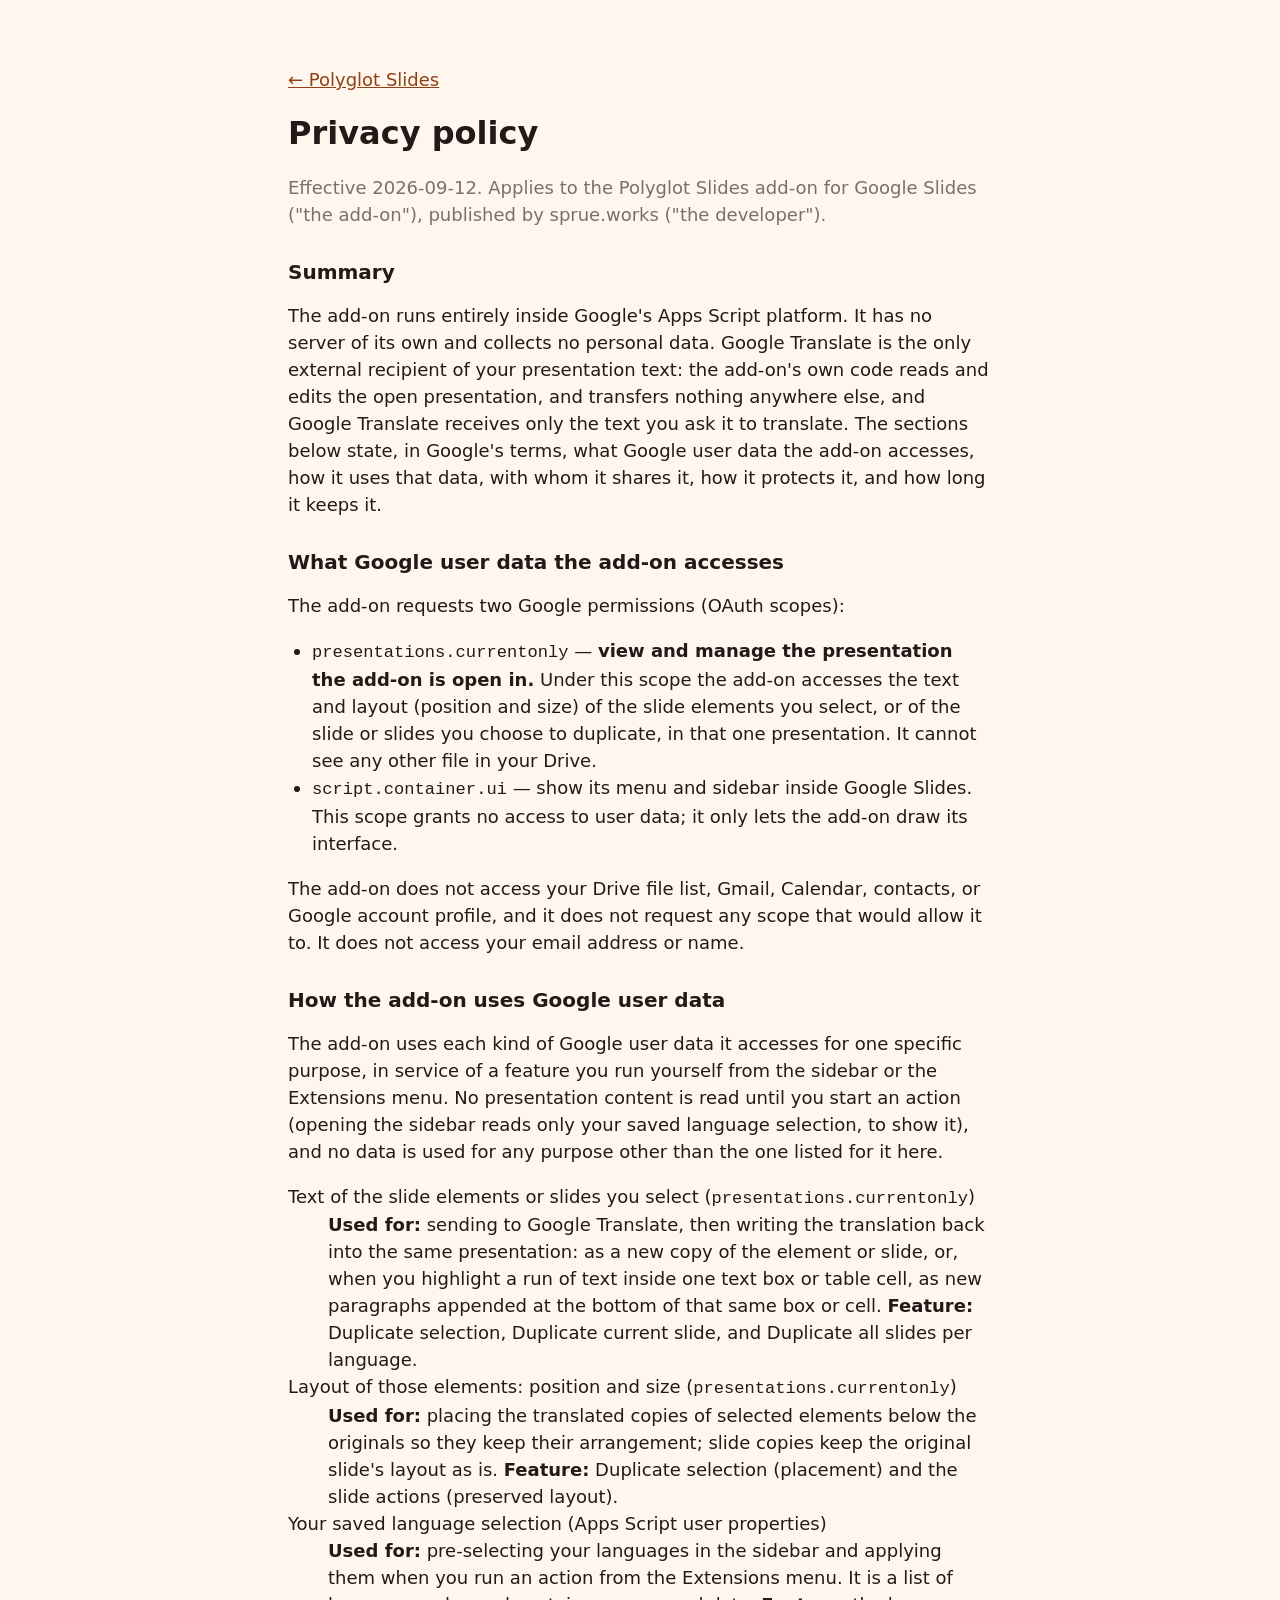
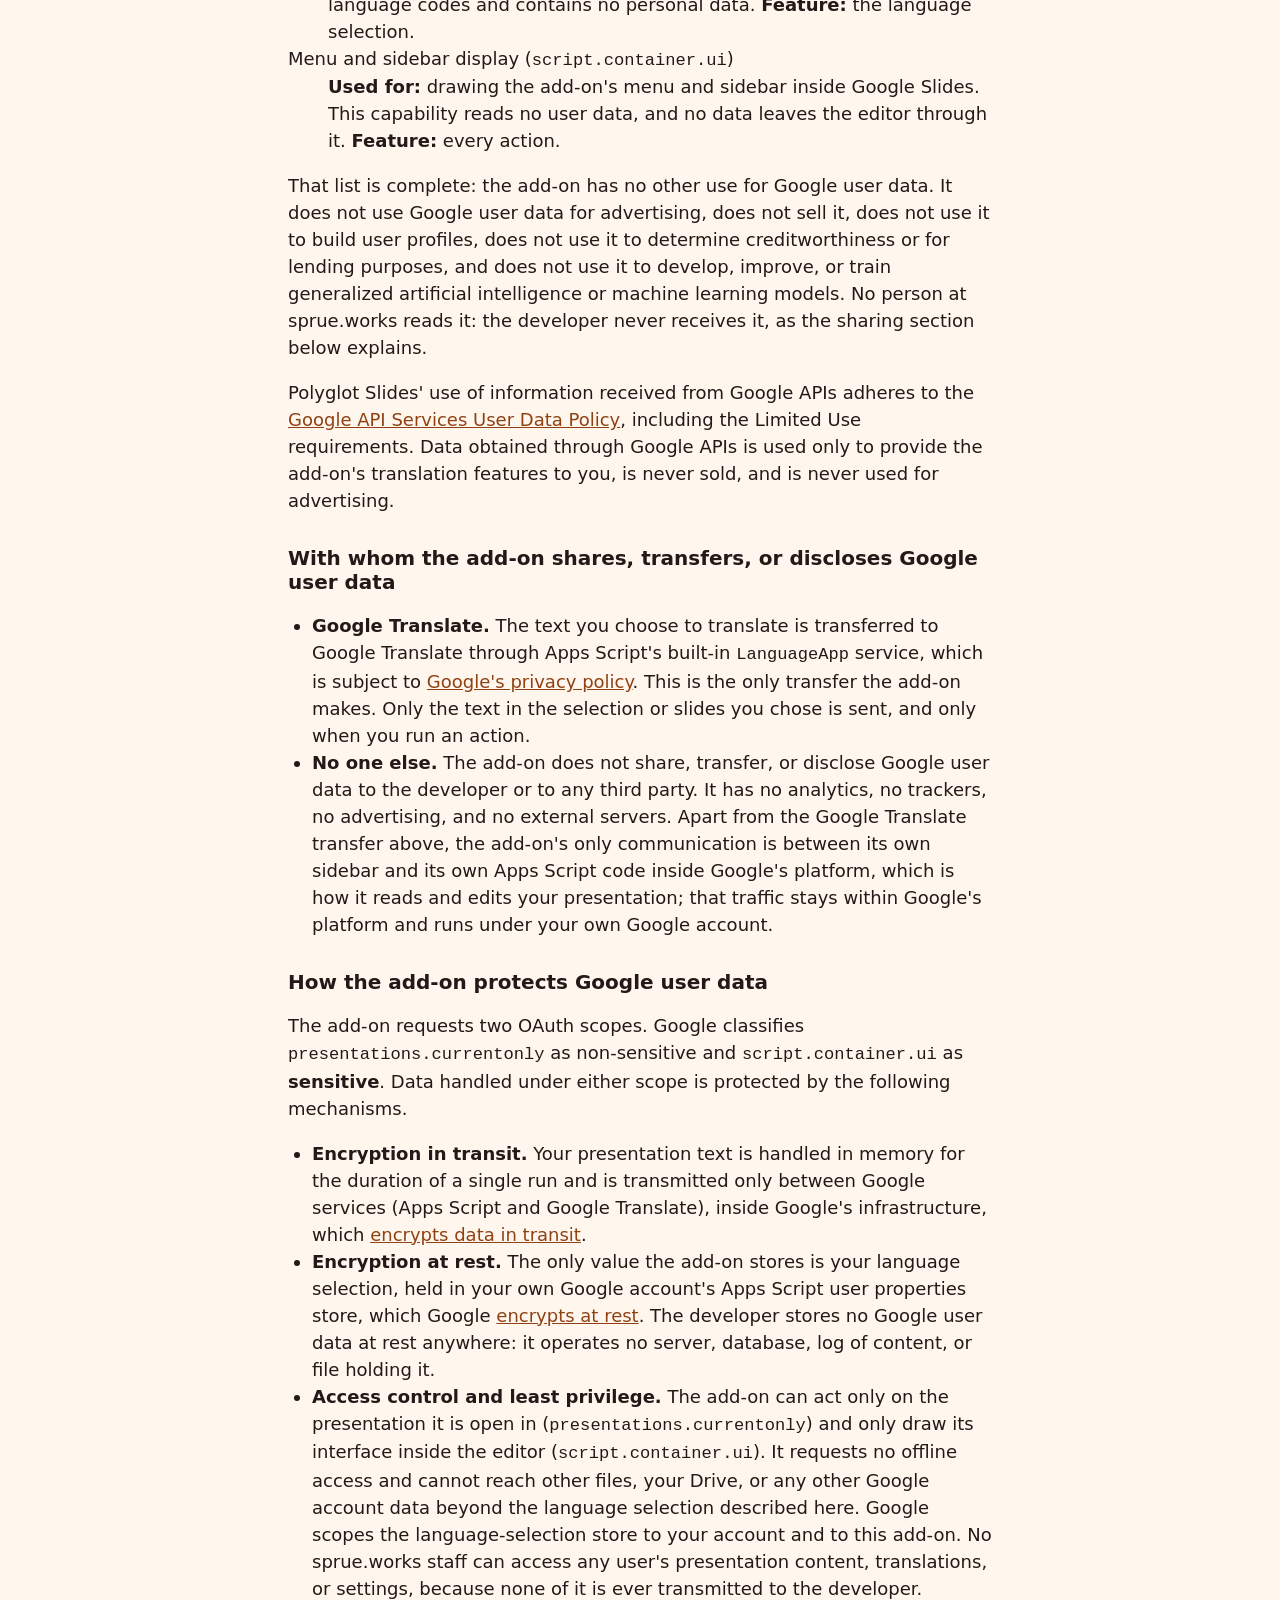
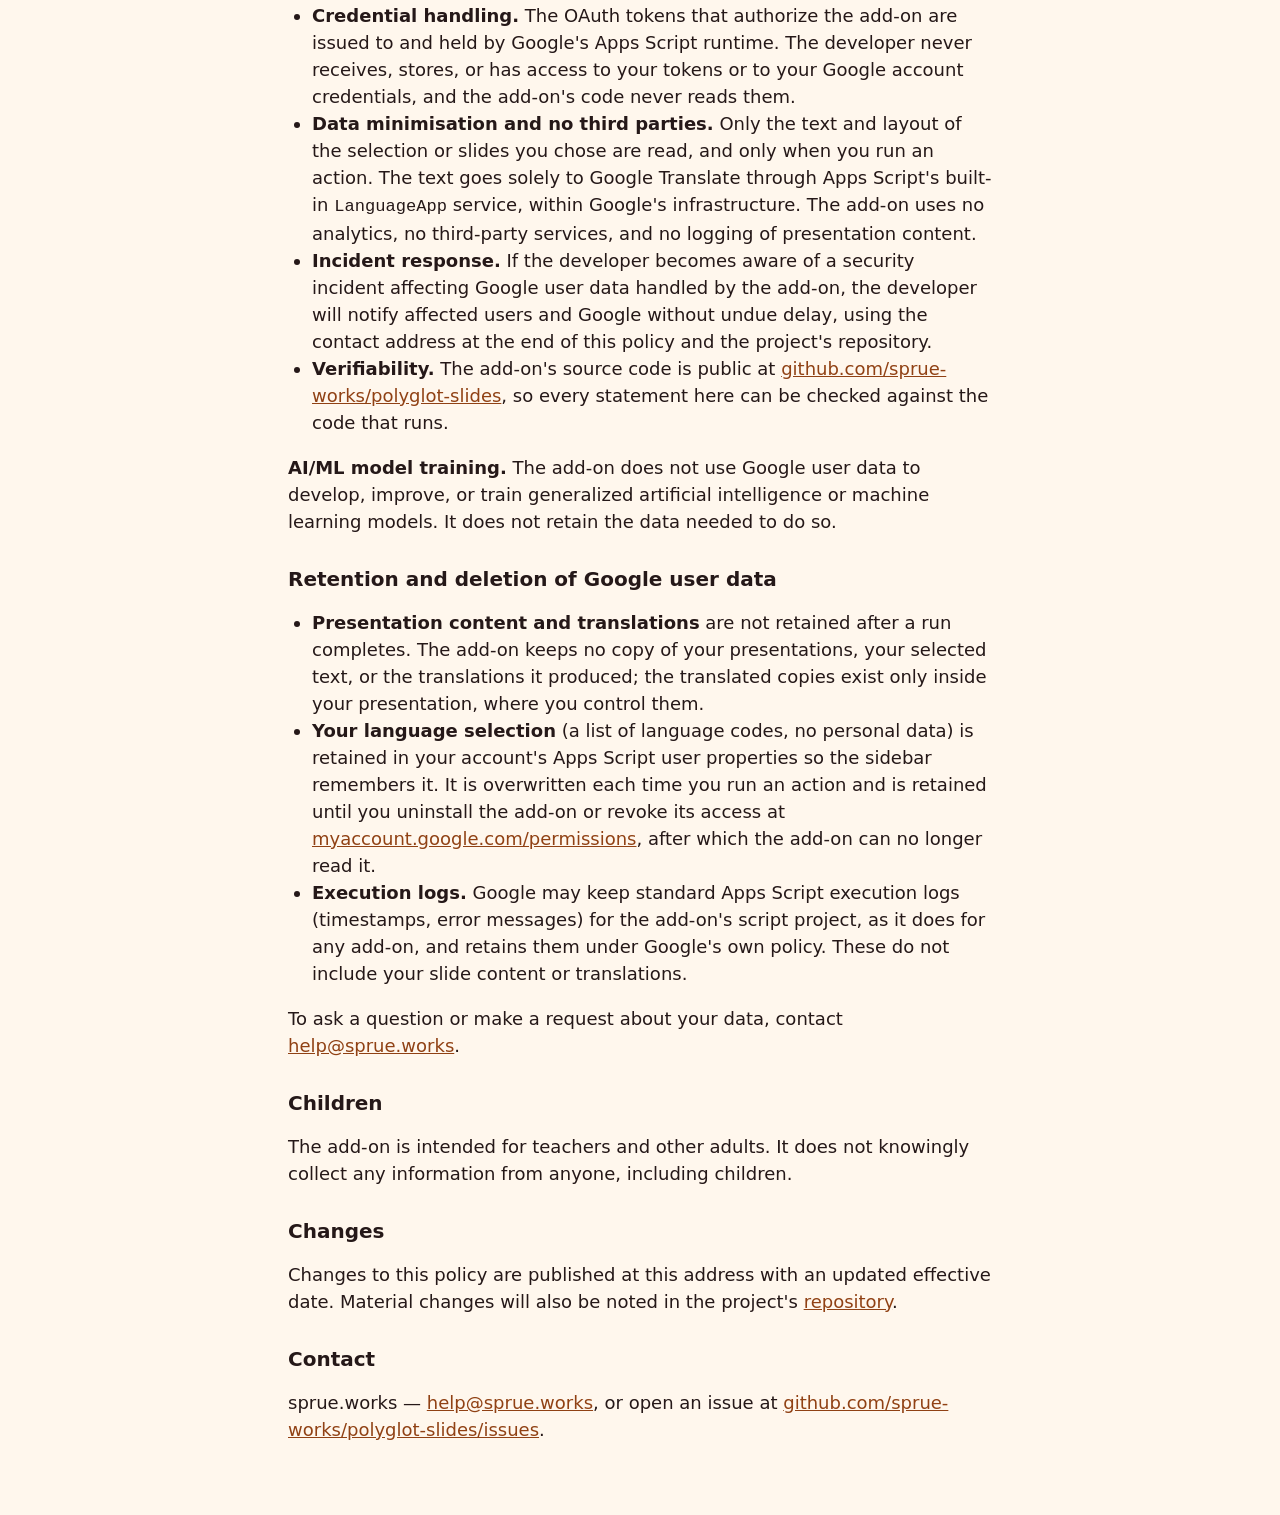
<file: docs/privacy.html>
<!doctype html>
<html lang="en">
<head>
<meta charset="utf-8">
<meta name="viewport" content="width=device-width, initial-scale=1">
<title>Privacy policy — Polyglot Slides</title>
<link rel="icon" href="icon.png">
<link rel="preconnect" href="https://fonts.googleapis.com">
<link rel="preconnect" href="https://fonts.gstatic.com" crossorigin>
<link rel="stylesheet" href="https://sprue.works/brand/v1/theme.css">
<link rel="stylesheet" href="site.css">
</head>
<body>
<main>
  <p><a href="./">← Polyglot Slides</a></p>
  <h1>Privacy policy</h1>
  <p class="muted">Effective 2026-09-12. Applies to the Polyglot Slides add-on for Google Slides ("the add-on"), published by sprue.works ("the developer").</p>

  <h2>Summary</h2>
  <p>The add-on runs entirely inside Google's Apps Script platform. It has no server of its own and collects no personal data. Google Translate is the only external recipient of your presentation text: the add-on's own code reads and edits the open presentation, and transfers nothing anywhere else, and Google Translate receives only the text you ask it to translate. The sections below state, in Google's terms, what Google user data the add-on accesses, how it uses that data, with whom it shares it, how it protects it, and how long it keeps it.</p>

  <h2 id="access">What Google user data the add-on accesses</h2>
  <p>The add-on requests two Google permissions (OAuth scopes):</p>
  <ul>
    <li><code>presentations.currentonly</code> — <strong>view and manage the presentation the add-on is open in.</strong> Under this scope the add-on accesses the text and layout (position and size) of the slide elements you select, or of the slide or slides you choose to duplicate, in that one presentation. It cannot see any other file in your Drive.</li>
    <li><code>script.container.ui</code> — show its menu and sidebar inside Google Slides. This scope grants no access to user data; it only lets the add-on draw its interface.</li>
  </ul>
  <p>The add-on does not access your Drive file list, Gmail, Calendar, contacts, or Google account profile, and it does not request any scope that would allow it to. It does not access your email address or name.</p>

  <h2 id="use">How the add-on uses Google user data</h2>
  <p>The add-on uses each kind of Google user data it accesses for one specific purpose, in service of a feature you run yourself from the sidebar or the Extensions menu. No presentation content is read until you start an action (opening the sidebar reads only your saved language selection, to show it), and no data is used for any purpose other than the one listed for it here.</p>
  <dl>
    <dt>Text of the slide elements or slides you select (<code>presentations.currentonly</code>)</dt>
    <dd><strong>Used for:</strong> sending to Google Translate, then writing the translation back into the same presentation: as a new copy of the element or slide, or, when you highlight a run of text inside one text box or table cell, as new paragraphs appended at the bottom of that same box or cell. <strong>Feature:</strong> Duplicate selection, Duplicate current slide, and Duplicate all slides per language.</dd>
    <dt>Layout of those elements: position and size (<code>presentations.currentonly</code>)</dt>
    <dd><strong>Used for:</strong> placing the translated copies of selected elements below the originals so they keep their arrangement; slide copies keep the original slide's layout as is. <strong>Feature:</strong> Duplicate selection (placement) and the slide actions (preserved layout).</dd>
    <dt>Your saved language selection (Apps Script user properties)</dt>
    <dd><strong>Used for:</strong> pre-selecting your languages in the sidebar and applying them when you run an action from the Extensions menu. It is a list of language codes and contains no personal data. <strong>Feature:</strong> the language selection.</dd>
    <dt>Menu and sidebar display (<code>script.container.ui</code>)</dt>
    <dd><strong>Used for:</strong> drawing the add-on's menu and sidebar inside Google Slides. This capability reads no user data, and no data leaves the editor through it. <strong>Feature:</strong> every action.</dd>
  </dl>
  <p>That list is complete: the add-on has no other use for Google user data. It does not use Google user data for advertising, does not sell it, does not use it to build user profiles, does not use it to determine creditworthiness or for lending purposes, and does not use it to develop, improve, or train generalized artificial intelligence or machine learning models. No person at sprue.works reads it: the developer never receives it, as the sharing section below explains.</p>
  <p>Polyglot Slides' use of information received from Google APIs adheres to the <a href="https://developers.google.com/terms/api-services-user-data-policy">Google API Services User Data Policy</a>, including the Limited Use requirements. Data obtained through Google APIs is used only to provide the add-on's translation features to you, is never sold, and is never used for advertising.</p>

  <h2 id="sharing">With whom the add-on shares, transfers, or discloses Google user data</h2>
  <ul>
    <li><strong>Google Translate.</strong> The text you choose to translate is transferred to Google Translate through Apps Script's built-in <code>LanguageApp</code> service, which is subject to <a href="https://policies.google.com/privacy">Google's privacy policy</a>. This is the only transfer the add-on makes. Only the text in the selection or slides you chose is sent, and only when you run an action.</li>
    <li><strong>No one else.</strong> The add-on does not share, transfer, or disclose Google user data to the developer or to any third party. It has no analytics, no trackers, no advertising, and no external servers. Apart from the Google Translate transfer above, the add-on's only communication is between its own sidebar and its own Apps Script code inside Google's platform, which is how it reads and edits your presentation; that traffic stays within Google's platform and runs under your own Google account.</li>
  </ul>

  <h2 id="protection">How the add-on protects Google user data</h2>
  <p>The add-on requests two OAuth scopes. Google classifies <code>presentations.currentonly</code> as non-sensitive and <code>script.container.ui</code> as <strong>sensitive</strong>. Data handled under either scope is protected by the following mechanisms.</p>
  <ul>
    <li><strong>Encryption in transit.</strong> Your presentation text is handled in memory for the duration of a single run and is transmitted only between Google services (Apps Script and Google Translate), inside Google's infrastructure, which <a href="https://cloud.google.com/docs/security/encryption-in-transit">encrypts data in transit</a>.</li>
    <li><strong>Encryption at rest.</strong> The only value the add-on stores is your language selection, held in your own Google account's Apps Script user properties store, which Google <a href="https://cloud.google.com/docs/security/encryption/default-encryption">encrypts at rest</a>. The developer stores no Google user data at rest anywhere: it operates no server, database, log of content, or file holding it.</li>
    <li><strong>Access control and least privilege.</strong> The add-on can act only on the presentation it is open in (<code>presentations.currentonly</code>) and only draw its interface inside the editor (<code>script.container.ui</code>). It requests no offline access and cannot reach other files, your Drive, or any other Google account data beyond the language selection described here. Google scopes the language-selection store to your account and to this add-on. No sprue.works staff can access any user's presentation content, translations, or settings, because none of it is ever transmitted to the developer.</li>
    <li><strong>Credential handling.</strong> The OAuth tokens that authorize the add-on are issued to and held by Google's Apps Script runtime. The developer never receives, stores, or has access to your tokens or to your Google account credentials, and the add-on's code never reads them.</li>
    <li><strong>Data minimisation and no third parties.</strong> Only the text and layout of the selection or slides you chose are read, and only when you run an action. The text goes solely to Google Translate through Apps Script's built-in <code>LanguageApp</code> service, within Google's infrastructure. The add-on uses no analytics, no third-party services, and no logging of presentation content.</li>
    <li><strong>Incident response.</strong> If the developer becomes aware of a security incident affecting Google user data handled by the add-on, the developer will notify affected users and Google without undue delay, using the contact address at the end of this policy and the project's repository.</li>
    <li><strong>Verifiability.</strong> The add-on's source code is public at <a href="https://github.com/sprue-works/polyglot-slides">github.com/sprue-works/polyglot-slides</a>, so every statement here can be checked against the code that runs.</li>
  </ul>
  <p id="ai-ml"><strong>AI/ML model training.</strong> The add-on does not use Google user data to develop, improve, or train generalized artificial intelligence or machine learning models. It does not retain the data needed to do so.</p>

  <h2 id="retention">Retention and deletion of Google user data</h2>
  <ul>
    <li><strong>Presentation content and translations</strong> are not retained after a run completes. The add-on keeps no copy of your presentations, your selected text, or the translations it produced; the translated copies exist only inside your presentation, where you control them.</li>
    <li><strong>Your language selection</strong> (a list of language codes, no personal data) is retained in your account's Apps Script user properties so the sidebar remembers it. It is overwritten each time you run an action and is retained until you uninstall the add-on or revoke its access at <a href="https://myaccount.google.com/permissions">myaccount.google.com/permissions</a>, after which the add-on can no longer read it.</li>
    <li><strong>Execution logs.</strong> Google may keep standard Apps Script execution logs (timestamps, error messages) for the add-on's script project, as it does for any add-on, and retains them under Google's own policy. These do not include your slide content or translations.</li>
  </ul>
  <p>To ask a question or make a request about your data, contact <a href="mailto:help@sprue.works">help@sprue.works</a>.</p>

  <h2>Children</h2>
  <p>The add-on is intended for teachers and other adults. It does not knowingly collect any information from anyone, including children.</p>

  <h2>Changes</h2>
  <p>Changes to this policy are published at this address with an updated effective date. Material changes will also be noted in the project's <a href="https://github.com/sprue-works/polyglot-slides">repository</a>.</p>

  <h2>Contact</h2>
  <p>sprue.works — <a href="mailto:help@sprue.works">help@sprue.works</a>, or open an issue at <a href="https://github.com/sprue-works/polyglot-slides/issues">github.com/sprue-works/polyglot-slides/issues</a>.</p>
</main>
</body>
</html>
</file>
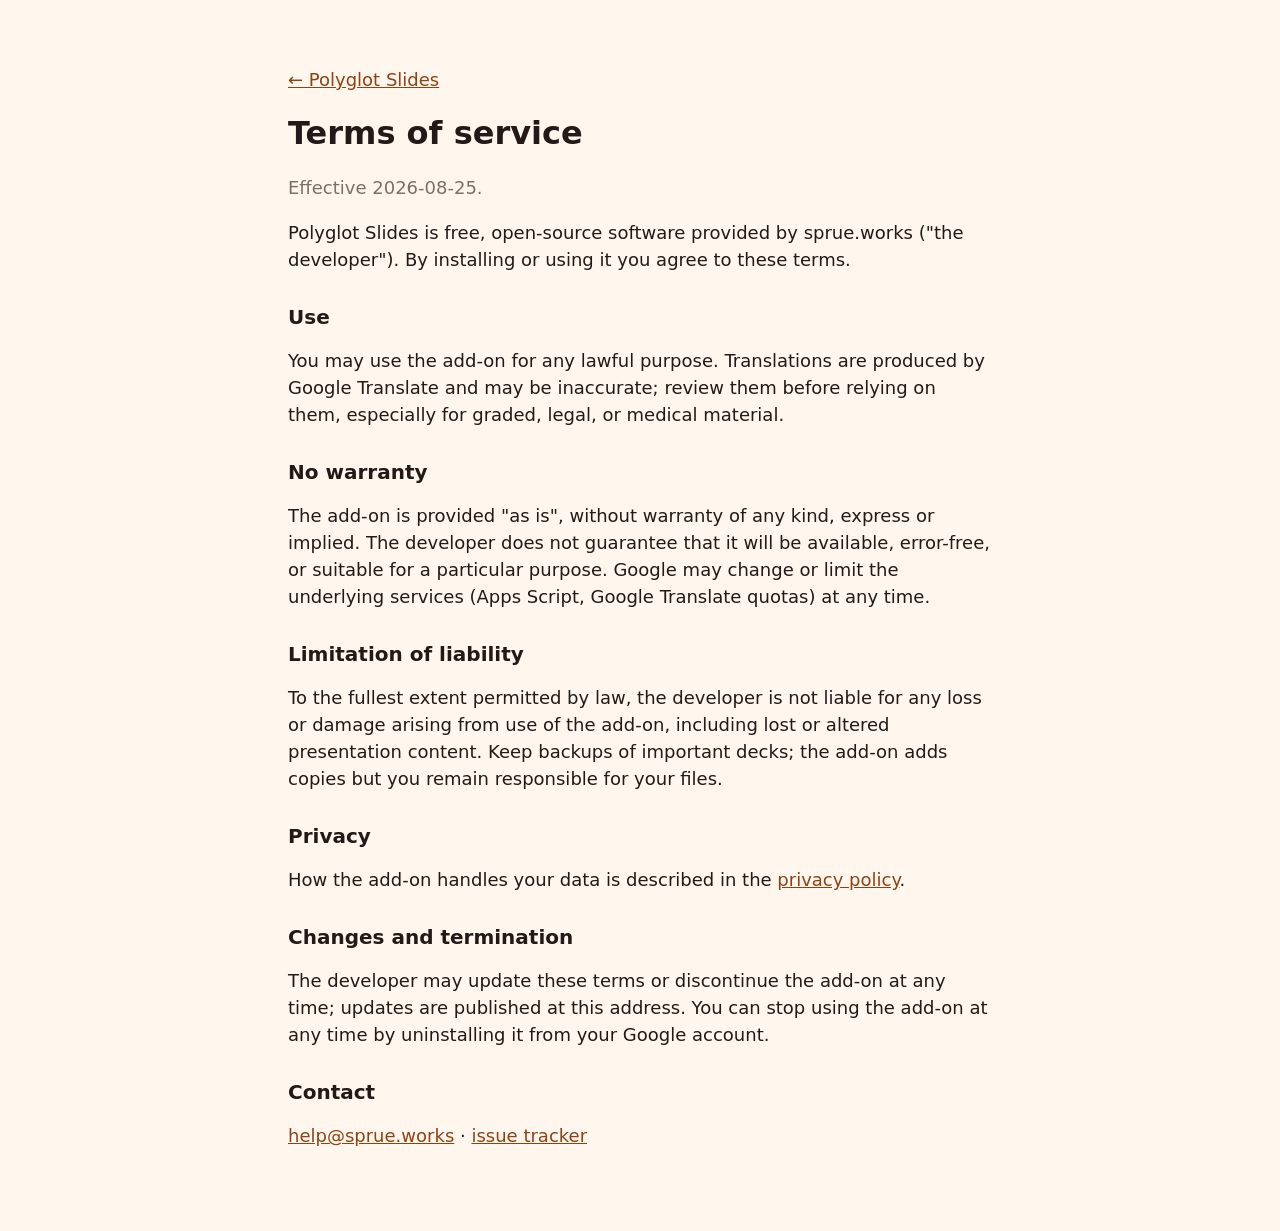
<file: docs/terms.html>
<!doctype html>
<html lang="en">
<head>
<meta charset="utf-8">
<meta name="viewport" content="width=device-width, initial-scale=1">
<title>Terms of service — Polyglot Slides</title>
<link rel="icon" href="icon.png">
<link rel="preconnect" href="https://fonts.googleapis.com">
<link rel="preconnect" href="https://fonts.gstatic.com" crossorigin>
<link rel="stylesheet" href="https://sprue.works/brand/v1/theme.css">
<link rel="stylesheet" href="site.css">
</head>
<body>
<main>
  <p><a href="./">← Polyglot Slides</a></p>
  <h1>Terms of service</h1>
  <p class="muted">Effective 2026-08-25.</p>

  <p>Polyglot Slides is free, open-source software provided by sprue.works ("the developer"). By installing or using it you agree to these terms.</p>

  <h2>Use</h2>
  <p>You may use the add-on for any lawful purpose. Translations are produced by Google Translate and may be inaccurate; review them before relying on them, especially for graded, legal, or medical material.</p>

  <h2>No warranty</h2>
  <p>The add-on is provided "as is", without warranty of any kind, express or implied. The developer does not guarantee that it will be available, error-free, or suitable for a particular purpose. Google may change or limit the underlying services (Apps Script, Google Translate quotas) at any time.</p>

  <h2>Limitation of liability</h2>
  <p>To the fullest extent permitted by law, the developer is not liable for any loss or damage arising from use of the add-on, including lost or altered presentation content. Keep backups of important decks; the add-on adds copies but you remain responsible for your files.</p>

  <h2>Privacy</h2>
  <p>How the add-on handles your data is described in the <a href="privacy.html">privacy policy</a>.</p>

  <h2>Changes and termination</h2>
  <p>The developer may update these terms or discontinue the add-on at any time; updates are published at this address. You can stop using the add-on at any time by uninstalling it from your Google account.</p>

  <h2>Contact</h2>
  <p><a href="mailto:help@sprue.works">help@sprue.works</a> · <a href="https://github.com/sprue-works/polyglot-slides/issues">issue tracker</a></p>
</main>
</body>
</html>
</file>
<file: docs/site.css>
/* Polyglot Slides docs site (polyglot.sprue.works).

   Colours, typefaces, type scale and spacing come from the sprue.works brand
   theme, https://sprue.works/brand/v1/theme.css, which every page links before
   this file. This file only maps those --sw-* tokens onto elements; it defines
   no colour or font of its own, so the site cannot drift from the brand. Every
   var() carries a fallback (the theme's light-scheme values) so the pages stay
   readable, if unbranded, when sprue.works is unreachable. Product-specific
   branding is the icon only; it is an image, not a colour, so nothing here
   overrides the theme. tools/test-docs-theme.sh enforces all of this. */

body {
  margin: 0;
  font-family: var(--sw-font-body, system-ui, -apple-system, "Segoe UI", sans-serif);
  font-size: var(--sw-text-lg, 1.125rem);
  line-height: var(--sw-leading-normal, 1.5);
  color: var(--sw-fg, #251818);
  background: var(--sw-bg, #fff7ed);
}

main {
  max-width: 44rem;
  margin: 0 auto;
  padding: var(--sw-space-7, 3rem) var(--sw-space-5, 1.5rem) var(--sw-space-8, 4rem);
}

header {
  display: flex;
  align-items: center;
  gap: var(--sw-space-4, 1rem);
  margin-bottom: var(--sw-space-5, 1.5rem);
}

header img {
  width: 64px;
  height: 64px;
  border-radius: var(--sw-radius-lg, 8px);
}

h1,
h2 {
  font-family: var(--sw-font-sprue, system-ui, -apple-system, "Segoe UI", sans-serif);
  font-weight: var(--sw-weight-sprue, 700);
  line-height: var(--sw-leading-tight, 1.2);
}

h1 {
  font-size: var(--sw-text-3xl, 2rem);
}

header h1 {
  margin: 0;
}

h2 {
  font-size: var(--sw-text-xl, 1.25rem);
  margin-top: var(--sw-space-6, 2rem);
}

p.lede {
  font-size: var(--sw-text-xl, 1.25rem);
  color: var(--sw-muted, #7d6e69);
}

.muted {
  color: var(--sw-muted, #7d6e69);
}

a {
  color: var(--sw-accent, #904114);
}

ul {
  padding-left: var(--sw-space-5, 1.5rem);
}

footer {
  margin-top: var(--sw-space-7, 3rem);
  padding-top: var(--sw-space-4, 1rem);
  border-top: 1px solid var(--sw-muted, #7d6e69);
  color: var(--sw-muted, #7d6e69);
  font-size: var(--sw-text-sm, 0.875rem);
}

code {
  font-family: var(--sw-font-mono, ui-monospace, SFMono-Regular, Menlo, monospace);
  font-size: 0.95em;
}
</file>
